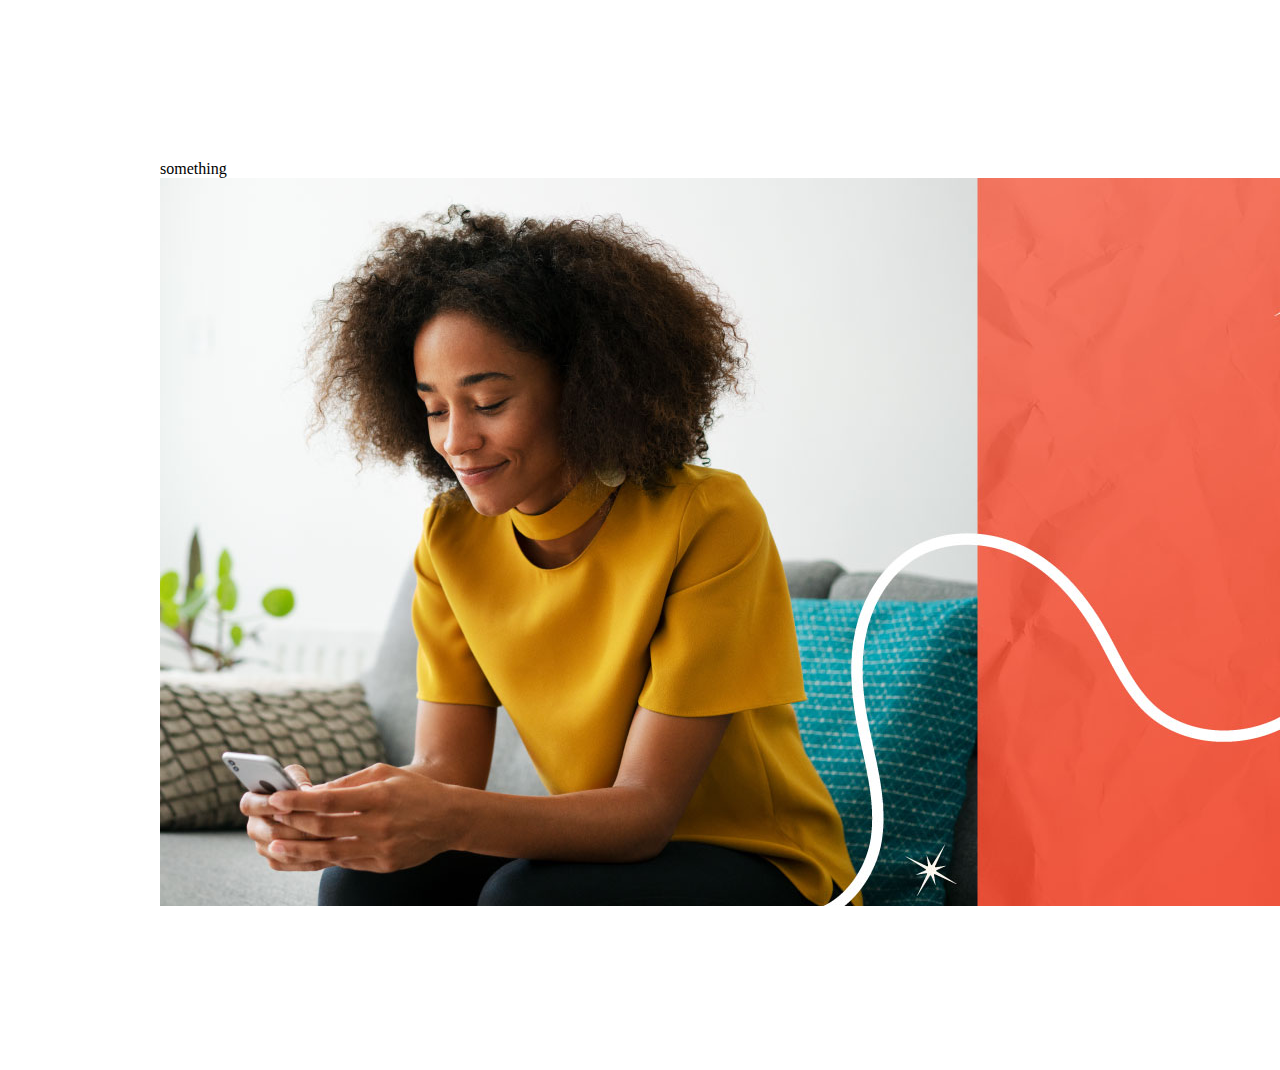
<file: test.html>
<!DOCTYPE html>
<html lang="en">
<head>
    <meta charset="UTF-8">
    <title>Document</title>
</head>
<body style="margin: 10rem;">
    something
    <img src="phone.jpg" alt="">
</body>
</html>
</file>
